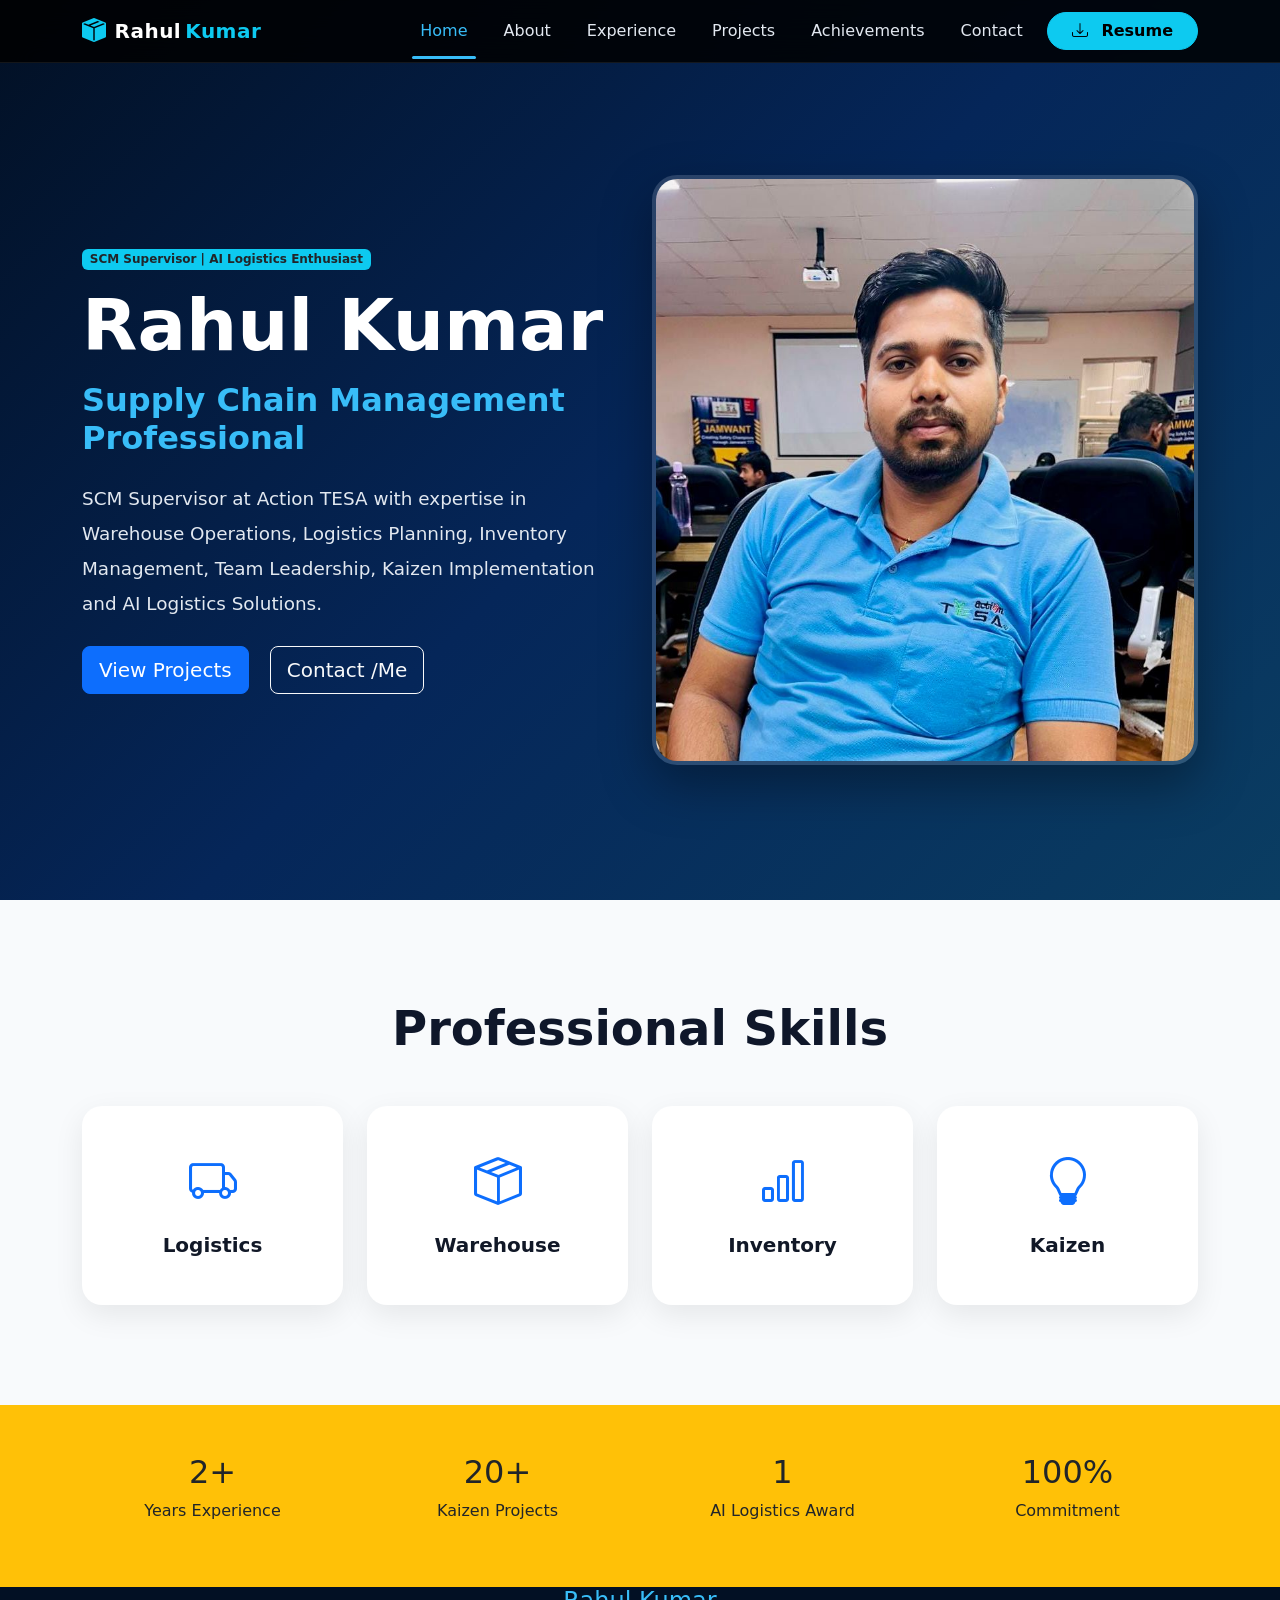
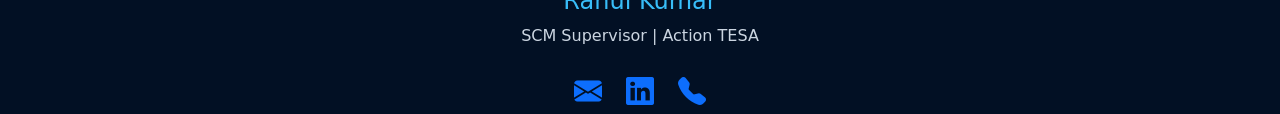
<file: index.html>
<!DOCTYPE html>
<html lang="en">

<head>
    <meta charset="UTF-8">
    <meta name="viewport" content="width=device-width, initial-scale=1.0">
    <title>Rahul Kumar | SCM Supervisor</title>

   <link rel="stylesheet" href="style.css">

    <link href="https://cdn.jsdelivr.net/npm/bootstrap@5.3.3/dist/css/bootstrap.min.css" rel="stylesheet">
<link href="https://cdn.jsdelivr.net/npm/bootstrap-icons@1.11.3/font/bootstrap-icons.min.css" rel="stylesheet">
    <link href="https://cdn.jsdelivr.net/npm/bootstrap-icons@1.11.3/font/bootstrap-icons.min.css" rel="stylesheet">
</head>

<body>

    <!-- Navbar -->
   <nav class="navbar navbar-expand-lg navbar-dark custom-nav fixed-top">

    <div class="container">

        <!-- Logo -->

        <a class="navbar-brand d-flex align-items-center fw-bold" href="index.html">

            <i class="bi bi-box-seam-fill text-info me-2 fs-4"></i>

            Rahul <span class="text-info ms-1">Kumar</span>

        </a>

        <!-- Mobile Toggle -->

        <button class="navbar-toggler border-0 shadow-none"
            type="button"
            data-bs-toggle="collapse"
            data-bs-target="#navbarNav">

            <span class="navbar-toggler-icon"></span>

        </button>

        <!-- Menu -->

        <div class="collapse navbar-collapse"
            id="navbarNav">

            <ul class="navbar-nav ms-auto align-items-lg-center">

                <li class="nav-item">
                    <a class="nav-link active"
                        href="index.html">
                        Home
                    </a>
                </li>

                <li class="nav-item">
                    <a class="nav-link"
                        href="about.html">
                        About
                    </a>
                </li>

                <li class="nav-item">
                    <a class="nav-link"
                        href="experience.html">
                        Experience
                    </a>
                </li>

                <li class="nav-item">
                    <a class="nav-link"
                        href="projects.html">
                        Projects
                    </a>
                </li>

                <li class="nav-item">
                    <a class="nav-link"
                        href="achievements.html">
                        Achievements
                    </a>
                </li>

                <li class="nav-item">
                    <a class="nav-link"
                        href="contact.html">
                        Contact
                    </a>
                </li>

                <!-- Resume Button -->

                <li class="nav-item ms-lg-3 mt-3 mt-lg-0">

                    <a href="Rahul Kumar (1).pdf"
                        class="btn btn-info rounded-pill px-4 fw-semibold">

                        <i class="bi bi-download me-2"></i>

                        Resume

                    </a>

                </li>

            </ul>

        </div>

    </div>

</nav>

    <!-- Hero Section -->
    <section class="hero-section">

        <div class="container">

            <div class="row align-items-center">

                <div class="col-lg-6">

                    <span class="badge bg-info text-dark mb-3">
                        SCM Supervisor | AI Logistics Enthusiast
                    </span>

                    <h1 class="display-3 fw-bold mb-3">
                        Rahul Kumar
                    </h1>

                    <h4 class="text-primary mb-4">
                        Supply Chain Management Professional
                    </h4>

                    <p class="lead text-light">
                        SCM Supervisor at Action TESA with expertise in
                        Warehouse Operations, Logistics Planning,
                        Inventory Management, Team Leadership,
                        Kaizen Implementation and AI Logistics Solutions.
                    </p>

                    <div class="mt-4">

                        <a href="projects.html" class="btn btn-primary btn-lg me-3">
                            View Projects
                        </a>

                        <a href="contact.html" class="btn btn-outline-light btn-lg">
                            Contact /Me
                        </a>

                    </div>

                </div>

                <div class="col-lg-6 text-center">

                    <img src="profile.jpeg"
                        class="img-fluid profile-img"
                        alt="Rahul Kumar">

                </div>

            </div>

        </div>

    </section>

    <!-- Skills Section -->
<section class="skills-section">
    

        <div class="container">

            <div class="text-center mb-5">
                <h2>Professional Skills</h2>
            </div>

            <div class="row">

                <div class="col-md-3">
                    <div class="skill-card">
                        <i class="bi bi-truck"></i>
                        <h5>Logistics</h5>
                    </div>
                </div>

                <div class="col-md-3">
                    <div class="skill-card">
                        <i class="bi bi-box-seam"></i>
                        <h5>Warehouse</h5>
                    </div>
                </div>

                <div class="col-md-3">
                    <div class="skill-card">
                        <i class="bi bi-bar-chart"></i>
                        <h5>Inventory</h5>
                    </div>
                </div>

                <div class="col-md-3">
                    <div class="skill-card">
                        <i class="bi bi-lightbulb"></i>
                        <h5>Kaizen</h5>
                    </div>
                </div>

            </div>

        </div>

    </section>

    <!-- Quick Info -->

    <section class="py-5 bg-warning">

        <div class="container">

            <div class="row text-center">

                <div class="col-md-3">
                    <h2>2+</h2>
                    <p>Years Experience</p>
                </div>

                <div class="col-md-3">
                    <h2>20+</h2>
                    <p>Kaizen Projects</p>
                </div>

                <div class="col-md-3">
                    <h2>1</h2>
                    <p>AI Logistics Award</p>
                </div>

                <div class="col-md-3">
                    <h2>100%</h2>
                    <p>Commitment</p>
                </div>

            </div>

        </div>

    </section>

    <!-- Footer -->

    <footer class="footer">

    <div class="container text-center">

        <h4>Rahul Kumar</h4>

        <p>SCM Supervisor | Action TESA</p>

        <div class="social-icons d-flex justify-content-center align-items-center gap-4 mt-4">

            <a href="mailto:rgangwar152@gmail.com">
                <i class="bi bi-envelope-fill fs-3"></i>
            </a>

            <a href="https://www.linkedin.com/in/rahul-kumar-1308a5252/" target="_blank">
                <i class="bi bi-linkedin fs-3"></i>
            </a>

            <a href="tel:7817011751">
                <i class="bi bi-telephone-fill fs-3"></i>
            </a>

        </div>

    </div>

</footer>

    <script src="script.js"></script>

    <script src="https://cdn.jsdelivr.net/npm/bootstrap@5.3.3/dist/js/bootstrap.bundle.min.js"></script>

</body>

</html>
</file>
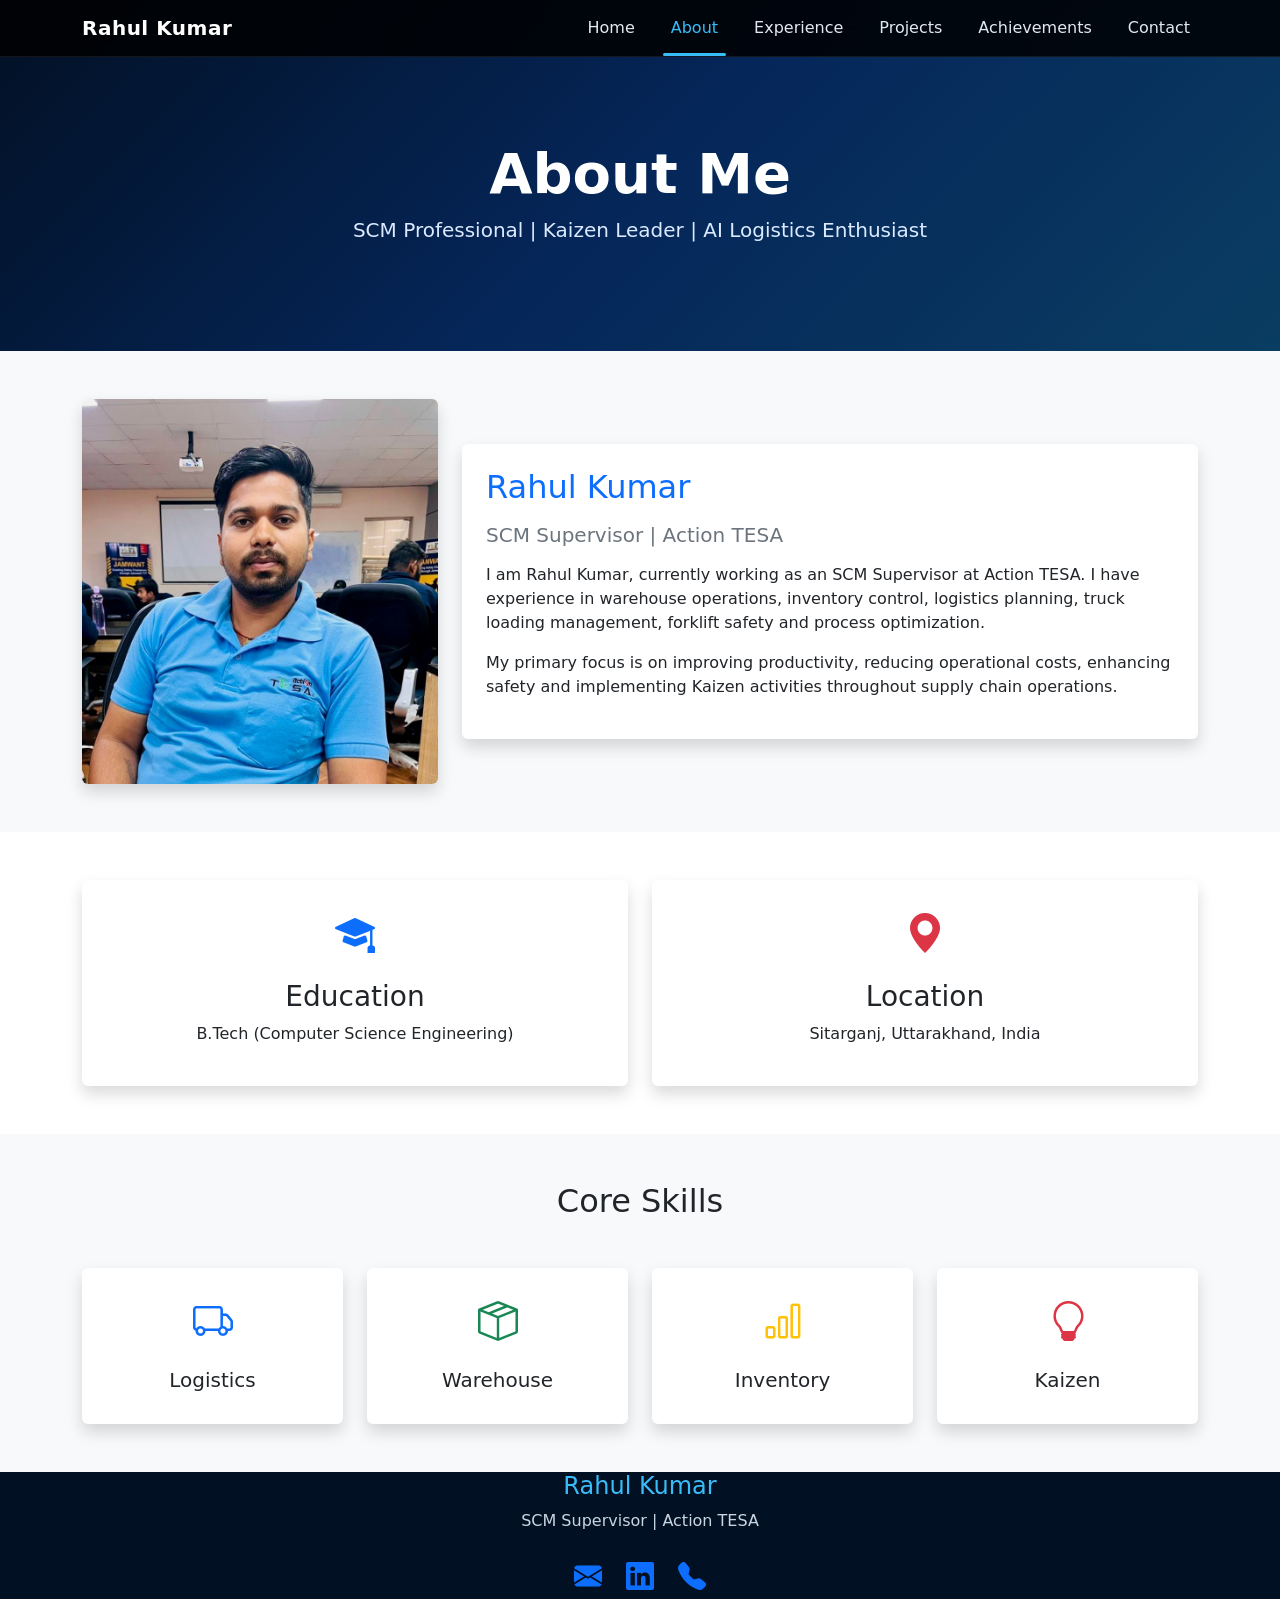
<file: about.html>
<!DOCTYPE html>
<html lang="en">

<head>

    <meta charset="UTF-8">
    <meta name="viewport" content="width=device-width, initial-scale=1.0">

    <title>About | Rahul Kumar</title>

    <link rel="stylesheet" href="style.css">

    <link href="https://cdn.jsdelivr.net/npm/bootstrap@5.3.3/dist/css/bootstrap.min.css" rel="stylesheet">

    <link href="https://cdn.jsdelivr.net/npm/bootstrap-icons@1.11.3/font/bootstrap-icons.min.css" rel="stylesheet">

</head>

<body>

    <!-- Navbar -->

    <nav class="navbar navbar-expand-lg navbar-dark custom-nav fixed-top">

        <div class="container">

            <a class="navbar-brand fw-bold" href="index.html">
                Rahul Kumar
            </a>

            <button class="navbar-toggler" type="button"
                data-bs-toggle="collapse"
                data-bs-target="#navbarNav">

                <span class="navbar-toggler-icon"></span>

            </button>

            <div class="collapse navbar-collapse" id="navbarNav">

                <ul class="navbar-nav ms-auto">

                    <li class="nav-item">
                        <a class="nav-link" href="index.html">Home</a>
                    </li>

                    <li class="nav-item">
                        <a class="nav-link active" href="about.html">About</a>
                    </li>

                    <li class="nav-item">
                        <a class="nav-link" href="experience.html">Experience</a>
                    </li>

                    <li class="nav-item">
                        <a class="nav-link" href="projects.html">Projects</a>
                    </li>

                    <li class="nav-item">
                        <a class="nav-link" href="achievements.html">Achievements</a>
                    </li>

                    <li class="nav-item">
                        <a class="nav-link" href="contact.html">Contact</a>
                    </li>

                </ul>

            </div>

        </div>

    </nav>

    <!-- Banner -->

    <section class="page-banner">

        <div class="container text-center">

            <h1 class="display-4 fw-bold">
                About Me
            </h1>

            <p class="lead">
                SCM Professional | Kaizen Leader | AI Logistics Enthusiast
            </p>

        </div>

    </section>

    <!-- About Section -->

    <section class="py-5 bg-light">

        <div class="container">

            <div class="row g-4 align-items-center">

                <div class="col-lg-4 text-center">

                    <img src="profile.jpeg"
                        class="img-fluid rounded shadow"
                        alt="Rahul Kumar">

                </div>

                <div class="col-lg-8">

                    <div class="card shadow border-0">

                        <div class="card-body p-4">

                            <h2 class="text-primary mb-3">
                                Rahul Kumar
                            </h2>

                            <h5 class="text-secondary">
                                SCM Supervisor | Action TESA
                            </h5>

                            <p class="mt-3">
                                I am Rahul Kumar, currently working as an SCM Supervisor
                                at Action TESA. I have experience in warehouse operations,
                                inventory control, logistics planning, truck loading
                                management, forklift safety and process optimization.
                            </p>

                            <p>
                                My primary focus is on improving productivity, reducing
                                operational costs, enhancing safety and implementing
                                Kaizen activities throughout supply chain operations.
                            </p>

                        </div>

                    </div>

                </div>

            </div>

        </div>

    </section>

    <!-- Education & Location -->

    <section class="py-5">

        <div class="container">

            <div class="row g-4">

                <div class="col-md-6">

                    <div class="card shadow border-0 h-100">

                        <div class="card-body text-center p-4">

                            <i class="bi bi-mortarboard-fill text-primary fs-1"></i>

                            <h3 class="mt-3">
                                Education
                            </h3>

                            <p>
                                B.Tech (Computer Science Engineering)
                            </p>

                        </div>

                    </div>

                </div>

                <div class="col-md-6">

                    <div class="card shadow border-0 h-100">

                        <div class="card-body text-center p-4">

                            <i class="bi bi-geo-alt-fill text-danger fs-1"></i>

                            <h3 class="mt-3">
                                Location
                            </h3>

                            <p>
                                Sitarganj, Uttarakhand, India
                            </p>

                        </div>

                    </div>

                </div>

            </div>

        </div>

    </section>

    <!-- Skills -->

    <section class="py-5 bg-light">

        <div class="container">

            <h2 class="text-center mb-5">
                Core Skills
            </h2>

            <div class="row g-4">

                <div class="col-md-3">
                    <div class="card shadow border-0 text-center p-4">
                        <i class="bi bi-truck text-primary fs-1"></i>
                        <h5 class="mt-3">Logistics</h5>
                    </div>
                </div>

                <div class="col-md-3">
                    <div class="card shadow border-0 text-center p-4">
                        <i class="bi bi-box-seam text-success fs-1"></i>
                        <h5 class="mt-3">Warehouse</h5>
                    </div>
                </div>

                <div class="col-md-3">
                    <div class="card shadow border-0 text-center p-4">
                        <i class="bi bi-bar-chart text-warning fs-1"></i>
                        <h5 class="mt-3">Inventory</h5>
                    </div>
                </div>

                <div class="col-md-3">
                    <div class="card shadow border-0 text-center p-4">
                        <i class="bi bi-lightbulb text-danger fs-1"></i>
                        <h5 class="mt-3">Kaizen</h5>
                    </div>
                </div>

            </div>

        </div>

    </section>

    <!-- Footer -->

    <footer class="footer">

        <div class="container text-center">

            <h4>Rahul Kumar</h4>

            <p>SCM Supervisor | Action TESA</p>

            <div class="social-icons d-flex justify-content-center gap-4 mt-4">

                <a href="mailto:rgangwar152@gmail.com">
                    <i class="bi bi-envelope-fill fs-3"></i>
                </a>

                <a href="https://www.linkedin.com/in/rahul-kumar-1308a5252/" target="_blank">
                    <i class="bi bi-linkedin fs-3"></i>
                </a>

                <a href="tel:7817011751">
                    <i class="bi bi-telephone-fill fs-3"></i>
                </a>

            </div>

        </div>

    </footer>

    <script src="script.js"></script>

    <script src="https://cdn.jsdelivr.net/npm/bootstrap@5.3.3/dist/js/bootstrap.bundle.min.js"></script>

</body>

</html>
</file>
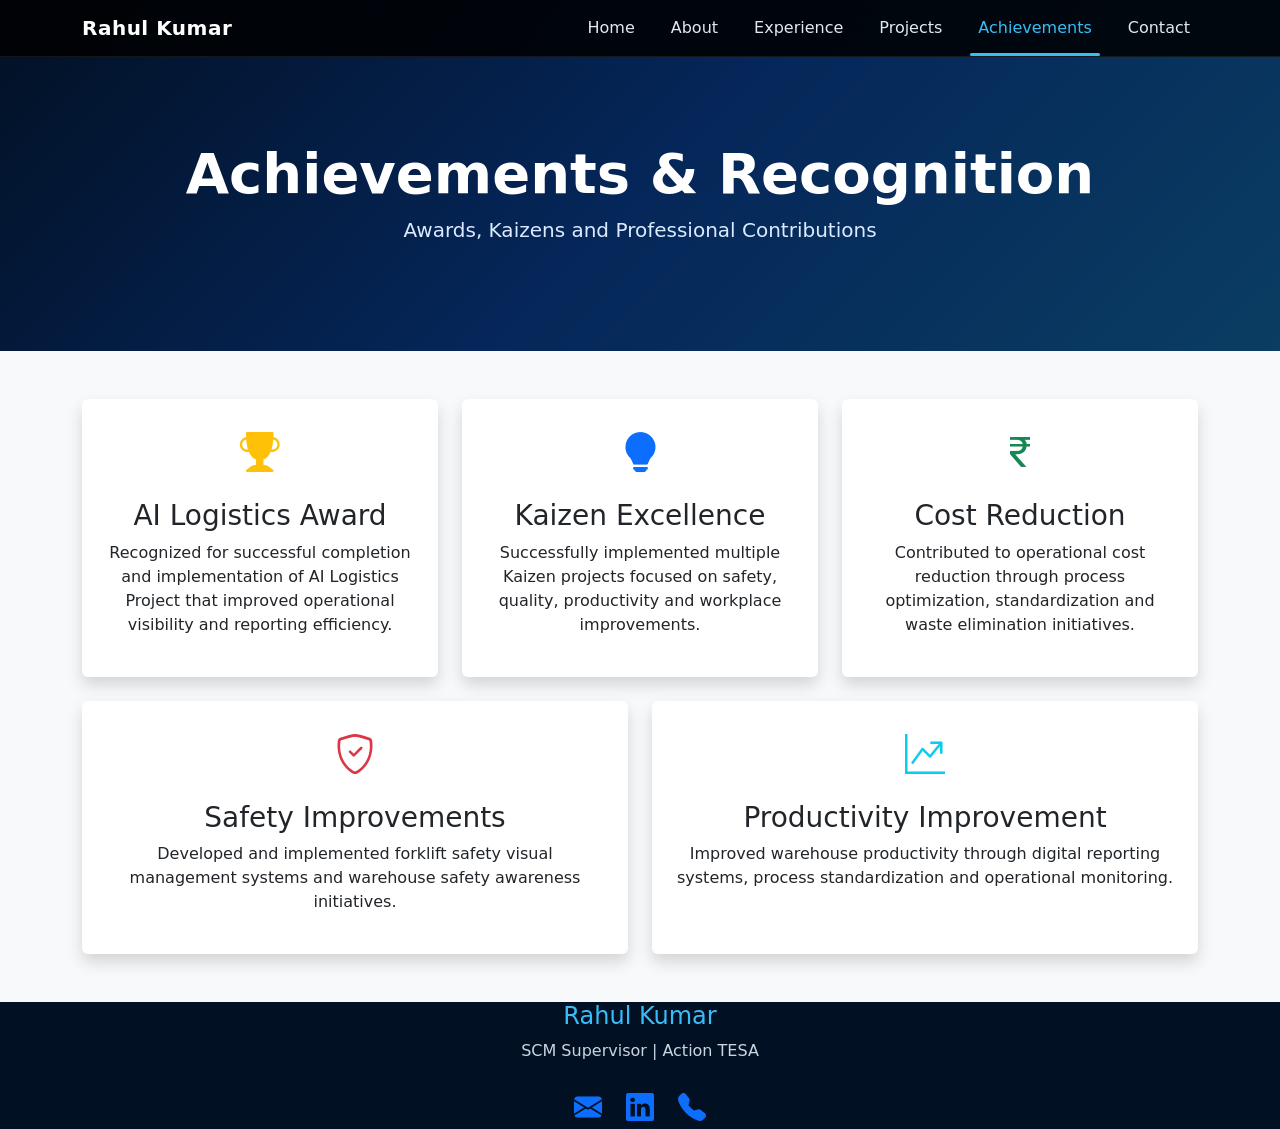
<file: achievements.html>
<!DOCTYPE html>
<html lang="en">

<head>

    <meta charset="UTF-8">
    <meta name="viewport" content="width=device-width, initial-scale=1.0">

    <title>Achievements | Rahul Kumar</title>

    <link rel="stylesheet" href="style.css">

    <link href="https://cdn.jsdelivr.net/npm/bootstrap@5.3.3/dist/css/bootstrap.min.css" rel="stylesheet">

    <link href="https://cdn.jsdelivr.net/npm/bootstrap-icons@1.11.3/font/bootstrap-icons.min.css" rel="stylesheet">

</head>

<body>

    <!-- Navbar -->

    <nav class="navbar navbar-expand-lg navbar-dark custom-nav fixed-top">

        <div class="container">

            <a class="navbar-brand fw-bold" href="index.html">
                Rahul Kumar
            </a>

            <button class="navbar-toggler" type="button"
                data-bs-toggle="collapse"
                data-bs-target="#navbarNav">

                <span class="navbar-toggler-icon"></span>

            </button>

            <div class="collapse navbar-collapse" id="navbarNav">

                <ul class="navbar-nav ms-auto">

                    <li class="nav-item">
                        <a class="nav-link" href="index.html">Home</a>
                    </li>

                    <li class="nav-item">
                        <a class="nav-link" href="about.html">About</a>
                    </li>

                    <li class="nav-item">
                        <a class="nav-link" href="experience.html">Experience</a>
                    </li>

                    <li class="nav-item">
                        <a class="nav-link" href="projects.html">Projects</a>
                    </li>

                    <li class="nav-item">
                        <a class="nav-link active" href="achievements.html">Achievements</a>
                    </li>

                    <li class="nav-item">
                        <a class="nav-link" href="contact.html">Contact</a>
                    </li>

                </ul>

            </div>

        </div>

    </nav>

    <!-- Banner -->

    <section class="page-banner">

        <div class="container text-center">

            <h1 class="display-4 fw-bold">
                Achievements & Recognition
            </h1>

            <p class="lead">
                Awards, Kaizens and Professional Contributions
            </p>

        </div>

    </section>

    <!-- Achievements Section -->

    <section class="py-5 bg-light">

        <div class="container">

            <div class="row g-4">

                <!-- Achievement 1 -->

                <div class="col-md-4">

                    <div class="card shadow border-0 h-100">

                        <div class="card-body text-center p-4">

                            <i class="bi bi-trophy-fill text-warning fs-1"></i>

                            <h3 class="mt-3">
                                AI Logistics Award
                            </h3>

                            <p>
                                Recognized for successful completion and implementation
                                of AI Logistics Project that improved operational
                                visibility and reporting efficiency.
                            </p>

                        </div>

                    </div>

                </div>

                <!-- Achievement 2 -->

                <div class="col-md-4">

                    <div class="card shadow border-0 h-100">

                        <div class="card-body text-center p-4">

                            <i class="bi bi-lightbulb-fill text-primary fs-1"></i>

                            <h3 class="mt-3">
                                Kaizen Excellence
                            </h3>

                            <p>
                                Successfully implemented multiple Kaizen projects focused
                                on safety, quality, productivity and workplace
                                improvements.
                            </p>

                        </div>

                    </div>

                </div>

                <!-- Achievement 3 -->

                <div class="col-md-4">

                    <div class="card shadow border-0 h-100">

                        <div class="card-body text-center p-4">

                            <i class="bi bi-currency-rupee text-success fs-1"></i>

                            <h3 class="mt-3">
                                Cost Reduction
                            </h3>

                            <p>
                                Contributed to operational cost reduction through
                                process optimization, standardization and waste
                                elimination initiatives.
                            </p>

                        </div>

                    </div>

                </div>

                <!-- Achievement 4 -->

                <div class="col-md-6">

                    <div class="card shadow border-0 h-100">

                        <div class="card-body text-center p-4">

                            <i class="bi bi-shield-check text-danger fs-1"></i>

                            <h3 class="mt-3">
                                Safety Improvements
                            </h3>

                            <p>
                                Developed and implemented forklift safety visual
                                management systems and warehouse safety awareness
                                initiatives.
                            </p>

                        </div>

                    </div>

                </div>

                <!-- Achievement 5 -->

                <div class="col-md-6">

                    <div class="card shadow border-0 h-100">

                        <div class="card-body text-center p-4">

                            <i class="bi bi-graph-up-arrow text-info fs-1"></i>

                            <h3 class="mt-3">
                                Productivity Improvement
                            </h3>

                            <p>
                                Improved warehouse productivity through digital
                                reporting systems, process standardization and
                                operational monitoring.
                            </p>

                        </div>

                    </div>

                </div>

            </div>

        </div>

    </section>

    <!-- Footer -->

    <footer class="footer">

        <div class="container text-center">

            <h4>Rahul Kumar</h4>

            <p>SCM Supervisor | Action TESA</p>

            <div class="social-icons d-flex justify-content-center gap-4 mt-4">

                <a href="mailto:rgangwar152@gmail.com">
                    <i class="bi bi-envelope-fill fs-3"></i>
                </a>

                <a href="https://www.linkedin.com/in/rahul-kumar-1308a5252/" target="_blank">
                    <i class="bi bi-linkedin fs-3"></i>
                </a>

                <a href="tel:7817011751">
                    <i class="bi bi-telephone-fill fs-3"></i>
                </a>

            </div>

        </div>

    </footer>

    <script src="script.js"></script>

    <script src="https://cdn.jsdelivr.net/npm/bootstrap@5.3.3/dist/js/bootstrap.bundle.min.js"></script>

</body>

</html>
</file>
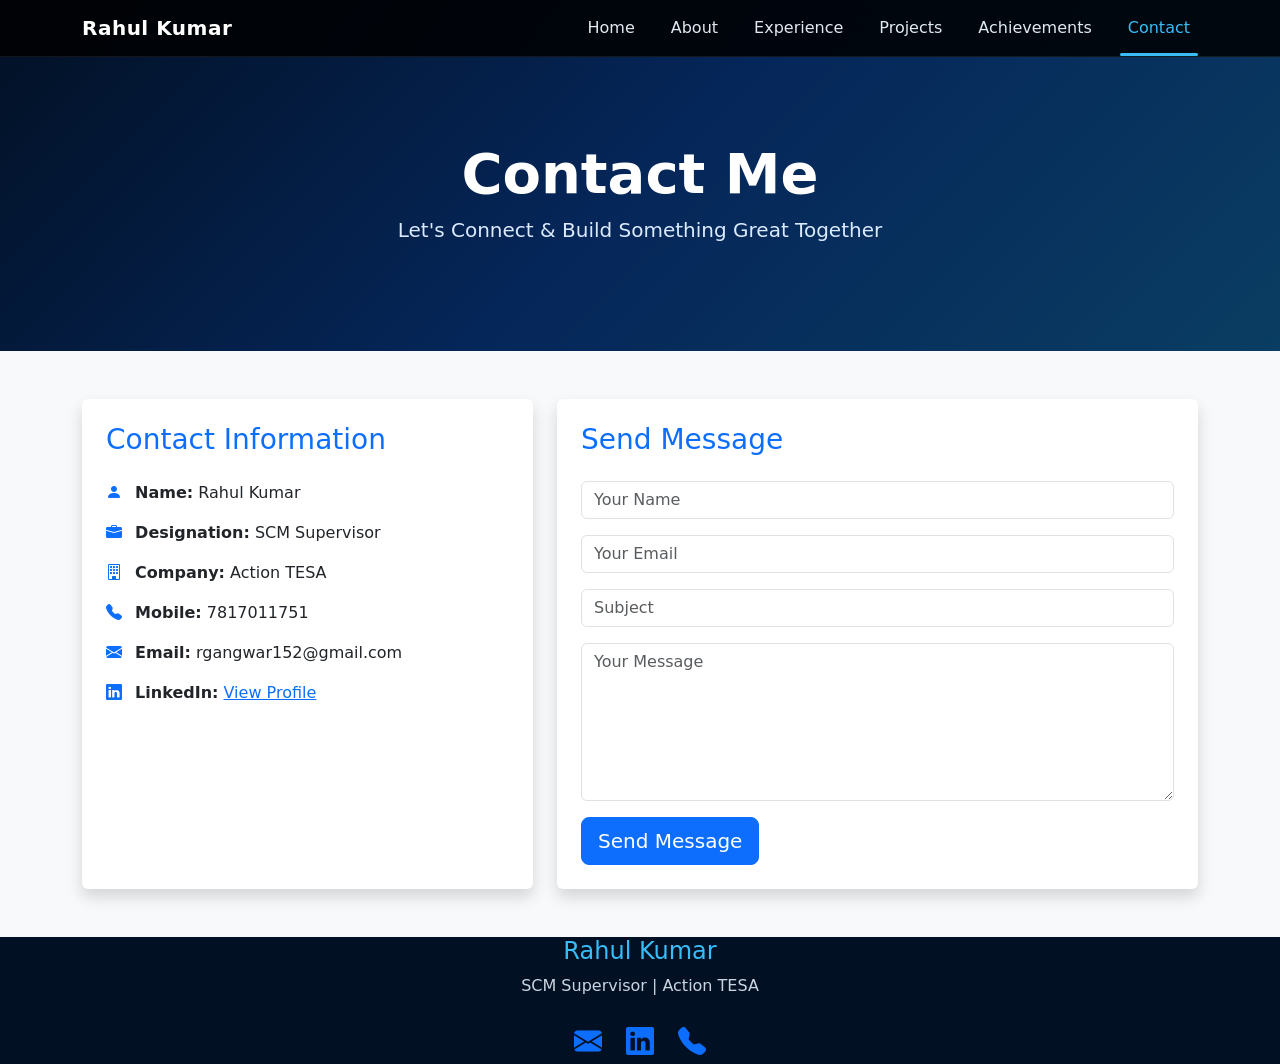
<file: contact.html>
<!DOCTYPE html>
<html lang="en">

<head>

    <meta charset="UTF-8">
    <meta name="viewport" content="width=device-width, initial-scale=1.0">

    <title>Contact | Rahul Kumar</title>

    <link rel="stylesheet" href="style.css">

    <link href="https://cdn.jsdelivr.net/npm/bootstrap@5.3.3/dist/css/bootstrap.min.css" rel="stylesheet">

    <link href="https://cdn.jsdelivr.net/npm/bootstrap-icons@1.11.3/font/bootstrap-icons.min.css" rel="stylesheet">

</head>

<body>

    <!-- Navbar -->

    <nav class="navbar navbar-expand-lg navbar-dark custom-nav fixed-top">

        <div class="container">

            <a class="navbar-brand fw-bold" href="index.html">
                Rahul Kumar
            </a>

            <button class="navbar-toggler" type="button"
                data-bs-toggle="collapse"
                data-bs-target="#navbarNav">

                <span class="navbar-toggler-icon"></span>

            </button>

            <div class="collapse navbar-collapse" id="navbarNav">

                <ul class="navbar-nav ms-auto">

                    <li class="nav-item">
                        <a class="nav-link" href="index.html">Home</a>
                    </li>

                    <li class="nav-item">
                        <a class="nav-link" href="about.html">About</a>
                    </li>

                    <li class="nav-item">
                        <a class="nav-link" href="experience.html">Experience</a>
                    </li>

                    <li class="nav-item">
                        <a class="nav-link" href="projects.html">Projects</a>
                    </li>

                    <li class="nav-item">
                        <a class="nav-link" href="achievements.html">Achievements</a>
                    </li>

                    <li class="nav-item">
                        <a class="nav-link active" href="contact.html">Contact</a>
                    </li>

                </ul>

            </div>

        </div>

    </nav>

    <!-- Page Banner -->

    <section class="page-banner">

        <div class="container text-center">

            <h1 class="display-4 fw-bold">
                Contact Me
            </h1>

            <p class="lead">
                Let's Connect & Build Something Great Together
            </p>

        </div>

    </section>

    <!-- Contact Section -->

    <section class="py-5 bg-light">

        <div class="container">

            <div class="row g-4">

                <!-- Contact Details -->

                <div class="col-lg-5">

                    <div class="card shadow border-0 h-100">

                        <div class="card-body p-4">

                            <h3 class="mb-4 text-primary">
                                Contact Information
                            </h3>

                            <p>
                                <i class="bi bi-person-fill text-primary me-2"></i>
                                <strong>Name:</strong> Rahul Kumar
                            </p>

                            <p>
                                <i class="bi bi-briefcase-fill text-primary me-2"></i>
                                <strong>Designation:</strong> SCM Supervisor
                            </p>

                            <p>
                                <i class="bi bi-building text-primary me-2"></i>
                                <strong>Company:</strong> Action TESA
                            </p>

                            <p>
                                <i class="bi bi-telephone-fill text-primary me-2"></i>
                                <strong>Mobile:</strong> 7817011751
                            </p>

                            <p>
                                <i class="bi bi-envelope-fill text-primary me-2"></i>
                                <strong>Email:</strong> rgangwar152@gmail.com
                            </p>

                            <p>
                                <i class="bi bi-linkedin text-primary me-2"></i>
                                <strong>LinkedIn:</strong>

                                <a href="https://www.linkedin.com/in/rahul-kumar-1308a5252/"
                                    target="_blank">
                                    View Profile
                                </a>
                            </p>

                        </div>

                    </div>

                </div>

                <!-- Contact Form -->

                <div class="col-lg-7">

                    <div class="card shadow border-0">

                        <div class="card-body p-4">

                            <h3 class="mb-4 text-primary">
                                Send Message
                            </h3>

                            <form id="contactForm">

                                <div class="mb-3">

                                    <input type="text"
                                        class="form-control"
                                        id="name"
                                        placeholder="Your Name">

                                </div>

                                <div class="mb-3">

                                    <input type="email"
                                        class="form-control"
                                        id="email"
                                        placeholder="Your Email">

                                </div>

                                <div class="mb-3">

                                    <input type="text"
                                        class="form-control"
                                        placeholder="Subject">

                                </div>

                                <div class="mb-3">

                                    <textarea
                                        class="form-control"
                                        rows="6"
                                        placeholder="Your Message"></textarea>

                                </div>

                                <button class="btn btn-primary btn-lg">
                                    Send Message
                                </button>

                            </form>

                        </div>

                    </div>

                </div>

            </div>

        </div>

    </section>

    <!-- Footer -->

    <footer class="footer">

        <div class="container text-center">

            <h4>Rahul Kumar</h4>

            <p>SCM Supervisor | Action TESA</p>

            <div class="social-icons d-flex justify-content-center gap-4 mt-4">

                <a href="mailto:rgangwar152@gmail.com">
                    <i class="bi bi-envelope-fill fs-3"></i>
                </a>

                <a href="https://www.linkedin.com/in/rahul-kumar-1308a5252/" target="_blank">
                    <i class="bi bi-linkedin fs-3"></i>
                </a>

                <a href="tel:7817011751">
                    <i class="bi bi-telephone-fill fs-3"></i>
                </a>

            </div>

        </div>

    </footer>

    <script src="script.js"></script>

    <script src="https://cdn.jsdelivr.net/npm/bootstrap@5.3.3/dist/js/bootstrap.bundle.min.js"></script>

</body>

</html>
</file>
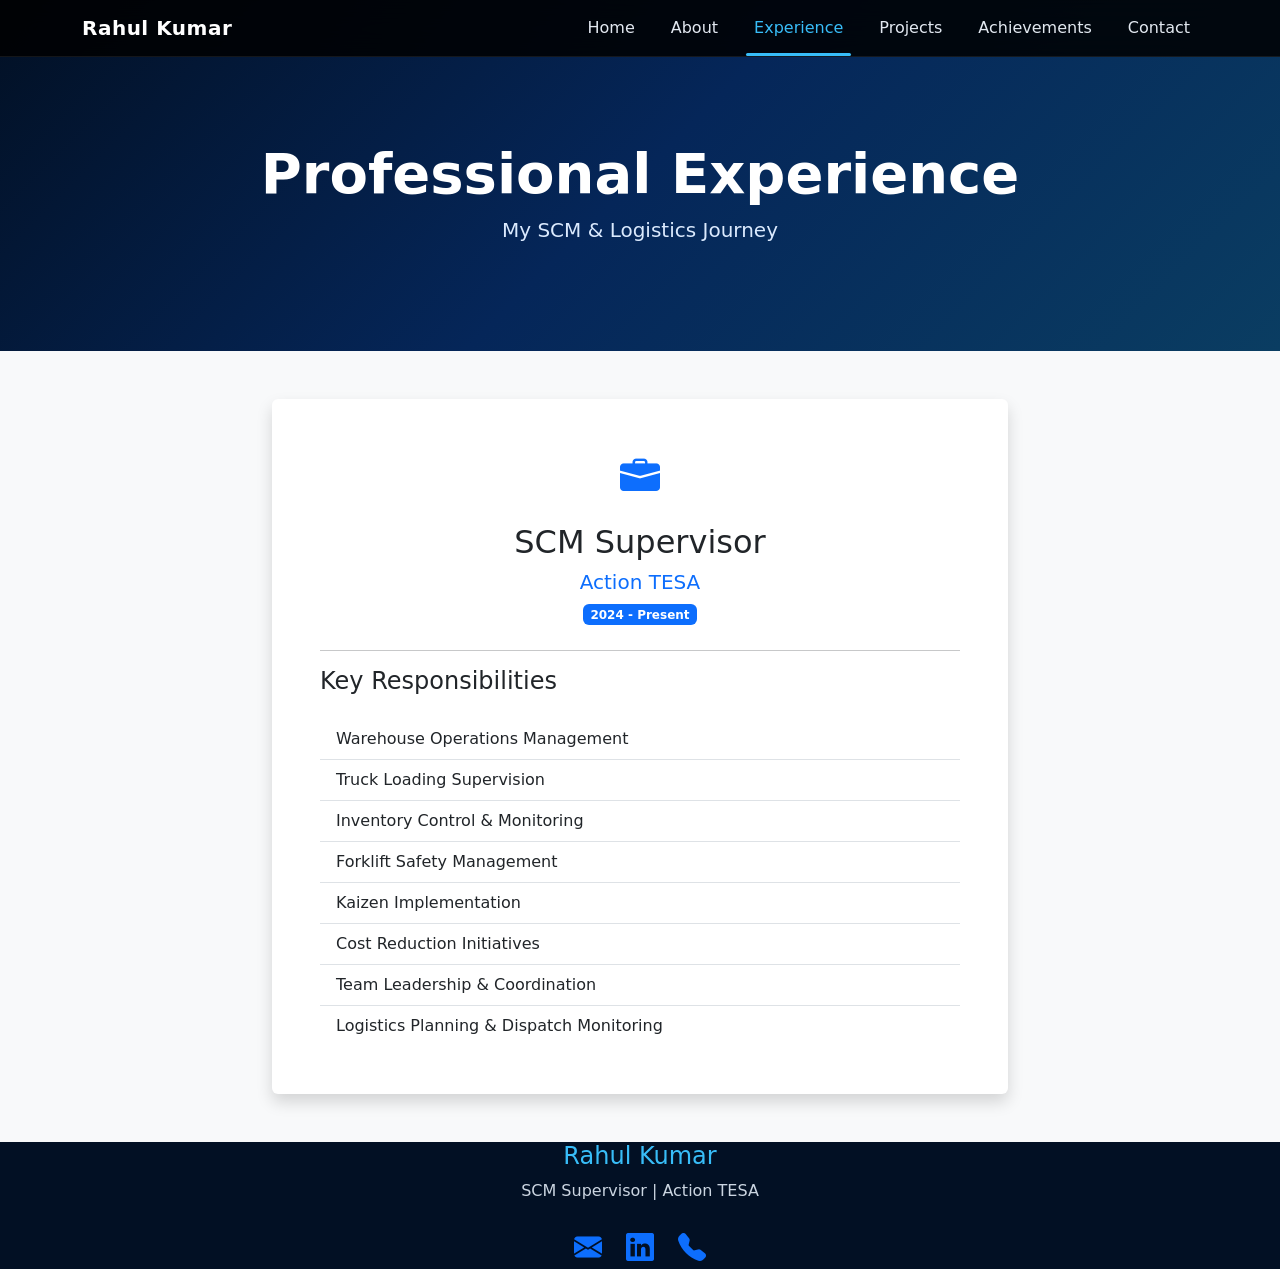
<file: experience.html>
<!DOCTYPE html>
<html lang="en">

<head>

    <meta charset="UTF-8">
    <meta name="viewport" content="width=device-width, initial-scale=1.0">

    <title>Experience | Rahul Kumar</title>

    <link rel="stylesheet" href="style.css">

    <link href="https://cdn.jsdelivr.net/npm/bootstrap@5.3.3/dist/css/bootstrap.min.css" rel="stylesheet">

    <link href="https://cdn.jsdelivr.net/npm/bootstrap-icons@1.11.3/font/bootstrap-icons.min.css" rel="stylesheet">

</head>

<body>

    <!-- Navbar -->

    <nav class="navbar navbar-expand-lg navbar-dark custom-nav fixed-top">

        <div class="container">

            <a class="navbar-brand fw-bold" href="../index.html">
                Rahul Kumar
            </a>

            <button class="navbar-toggler" type="button" data-bs-toggle="collapse"
                data-bs-target="#navbarNav">

                <span class="navbar-toggler-icon"></span>

            </button>

            <div class="collapse navbar-collapse" id="navbarNav">

                <ul class="navbar-nav ms-auto">

                    <li class="nav-item">
                        <a class="nav-link" href="index.html">Home</a>
                    </li>

                    <li class="nav-item">
                        <a class="nav-link" href="about.html">About</a>
                    </li>

                    <li class="nav-item">
                        <a class="nav-link active" href="experience.html">Experience</a>
                    </li>

                    <li class="nav-item">
                        <a class="nav-link" href="projects.html">Projects</a>
                    </li>

                    <li class="nav-item">
                        <a class="nav-link" href="achievements.html">Achievements</a>
                    </li>

                    <li class="nav-item">
                        <a class="nav-link" href="contact.html">Contact</a>
                    </li>

                </ul>

            </div>

        </div>

    </nav>

    <!-- Banner -->

    <section class="page-banner">

        <div class="container text-center">

            <h1 class="display-4 fw-bold">
                Professional Experience
            </h1>

            <p class="lead">
                My SCM & Logistics Journey
            </p>

        </div>

    </section>

    <!-- Experience Section -->

    <section class="py-5 bg-light">

        <div class="container">

            <div class="row justify-content-center">

                <div class="col-lg-8">

                    <div class="card shadow border-0">

                        <div class="card-body p-5">

                            <div class="text-center mb-4">

                                <i class="bi bi-briefcase-fill text-primary fs-1"></i>

                                <h2 class="mt-3">
                                    SCM Supervisor
                                </h2>

                                <h5 class="text-primary">
                                    Action TESA
                                </h5>

                                <span class="badge bg-primary">
                                    2024 - Present
                                </span>

                            </div>

                            <hr>

                            <h4 class="mb-4">
                                Key Responsibilities
                            </h4>

                            <ul class="list-group list-group-flush">

                                <li class="list-group-item">
                                    Warehouse Operations Management
                                </li>

                                <li class="list-group-item">
                                    Truck Loading Supervision
                                </li>

                                <li class="list-group-item">
                                    Inventory Control & Monitoring
                                </li>

                                <li class="list-group-item">
                                    Forklift Safety Management
                                </li>

                                <li class="list-group-item">
                                    Kaizen Implementation
                                </li>

                                <li class="list-group-item">
                                    Cost Reduction Initiatives
                                </li>

                                <li class="list-group-item">
                                    Team Leadership & Coordination
                                </li>

                                <li class="list-group-item">
                                    Logistics Planning & Dispatch Monitoring
                                </li>

                            </ul>

                        </div>

                    </div>

                </div>

            </div>

        </div>

    </section>

    <!-- Footer -->

    <footer class="footer">

        <div class="container text-center">

            <h4>Rahul Kumar</h4>

            <p>SCM Supervisor | Action TESA</p>

            <div class="social-icons d-flex justify-content-center gap-4 mt-4">

                <a href="mailto:rgangwar152@gmail.com">
                    <i class="bi bi-envelope-fill fs-3"></i>
                </a>

                <a href="https://www.linkedin.com/in/rahul-kumar-1308a5252/" target="_blank">
                    <i class="bi bi-linkedin fs-3"></i>
                </a>

                <a href="tel:7817011751">
                    <i class="bi bi-telephone-fill fs-3"></i>
                </a>

            </div>

        </div>

    </footer>

    <script src="script.js"></script>

    <script src="https://cdn.jsdelivr.net/npm/bootstrap@5.3.3/dist/js/bootstrap.bundle.min.js"></script>

</body>

</html>
</file>
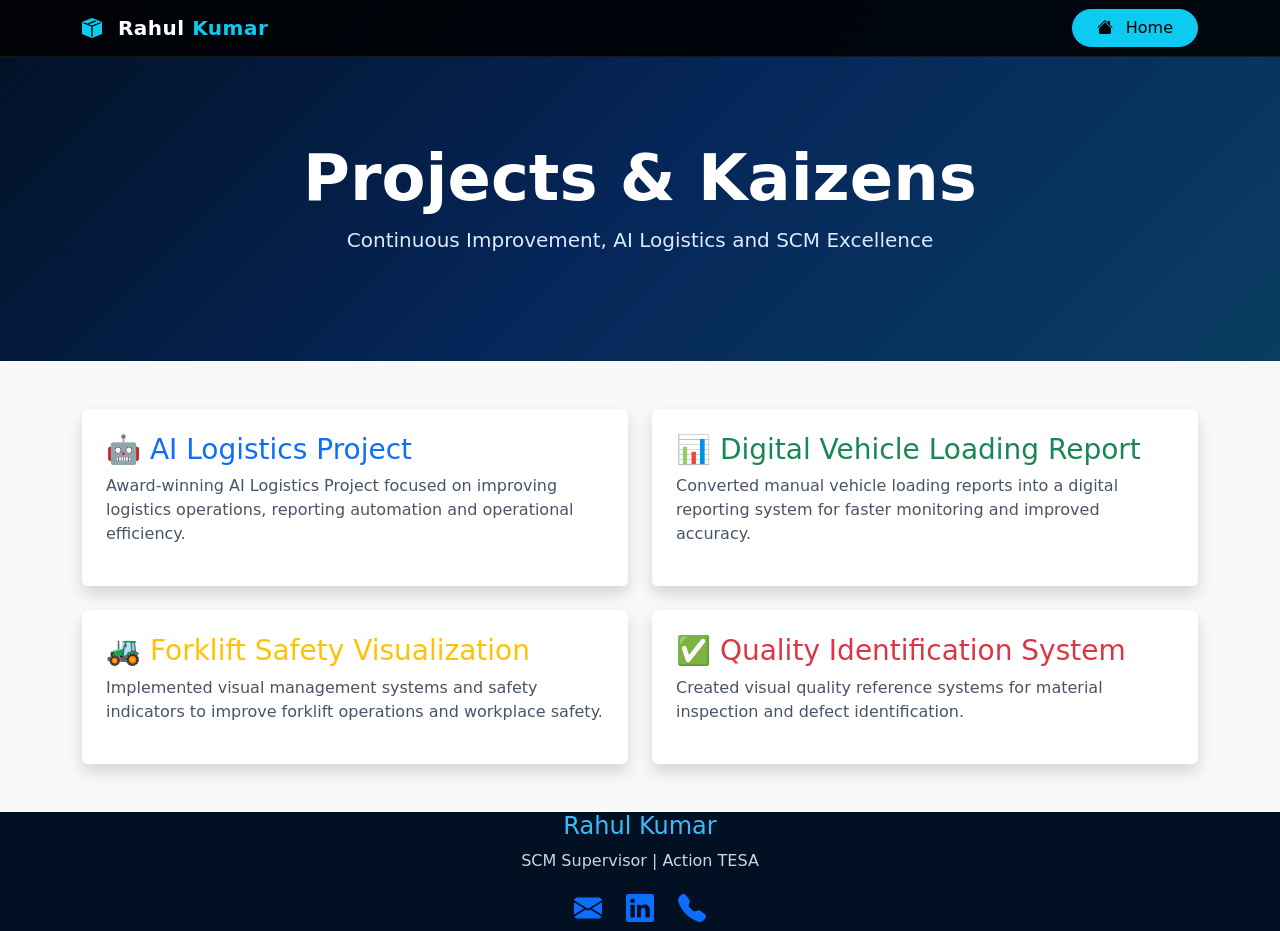
<file: projects.html>
<!DOCTYPE html>

<html lang="en">

<head>

<meta charset="UTF-8">
<meta name="viewport" content="width=device-width, initial-scale=1.0">

<title>Projects | Rahul Kumar</title>

<link rel="stylesheet" href="style.css">

<link href="https://cdn.jsdelivr.net/npm/bootstrap@5.3.3/dist/css/bootstrap.min.css" rel="stylesheet">

<link href="https://cdn.jsdelivr.net/npm/bootstrap-icons@1.11.3/font/bootstrap-icons.min.css" rel="stylesheet">

</head>

<body>

<!-- Navbar -->

<nav class="navbar navbar-expand-lg navbar-dark custom-nav fixed-top">


<div class="container">

    <a class="navbar-brand fw-bold" href="index.html">

        <i class="bi bi-box-seam-fill text-info me-2"></i>

        Rahul <span class="text-info">Kumar</span>

    </a>

    <div class="ms-auto">

        <a href="index.html"
           class="btn btn-info rounded-pill px-4">

            <i class="bi bi-house-fill me-2"></i>

            Home

        </a>

    </div>

</div>


</nav>

<!-- Banner -->

<section class="page-banner">


<div class="container text-center">

    <h1 class="display-3 fw-bold">

        Projects & Kaizens

    </h1>

    <p class="lead">

        Continuous Improvement, AI Logistics and SCM Excellence

    </p>

</div>


</section>

<!-- Projects -->

<section class="py-5 bg-light">

<div class="container">

<div class="row g-4">

<div class="col-lg-6">

<div class="card project-card shadow border-0 h-100">

<div class="card-body p-4">

<h3 class="text-primary">

🤖 AI Logistics Project

</h3>

<p>

Award-winning AI Logistics Project focused on improving logistics operations, reporting automation and operational efficiency.

</p>

</div>

</div>

</div>

<div class="col-lg-6">

<div class="card project-card shadow border-0 h-100">

<div class="card-body p-4">

<h3 class="text-success">

📊 Digital Vehicle Loading Report

</h3>

<p>

Converted manual vehicle loading reports into a digital reporting system for faster monitoring and improved accuracy.

</p>

</div>

</div>

</div>

<div class="col-lg-6">

<div class="card project-card shadow border-0 h-100">

<div class="card-body p-4">

<h3 class="text-warning">

🚜 Forklift Safety Visualization

</h3>

<p>

Implemented visual management systems and safety indicators to improve forklift operations and workplace safety.

</p>

</div>

</div>

</div>

<div class="col-lg-6">

<div class="card project-card shadow border-0 h-100">

<div class="card-body p-4">

<h3 class="text-danger">

✅ Quality Identification System

</h3>

<p>

Created visual quality reference systems for material inspection and defect identification.

</p>

</div>

</div>

</div>

</div>

</div>

</section>

<!-- Footer -->

<footer class="footer">

<div class="container text-center">

<h4>Rahul Kumar</h4>

<p>SCM Supervisor | Action TESA</p>

<div class="social-icons d-flex justify-content-center gap-4 mt-3">

<a href="mailto:rgangwar152@gmail.com">

<i class="bi bi-envelope-fill fs-3"></i>

</a>

<a href="https://www.linkedin.com/in/rahul-kumar-1308a5252/" target="_blank">

<i class="bi bi-linkedin fs-3"></i>

</a>

<a href="tel:7817011751">

<i class="bi bi-telephone-fill fs-3"></i>

</a>

</div>

</div>

</footer>

<script src="script.js"></script>

<script src="https://cdn.jsdelivr.net/npm/bootstrap@5.3.3/dist/js/bootstrap.bundle.min.js"></script>

</body>

</html>
</file>
<file: style.css>
/* ==========================================
   RAHUL KUMAR PORTFOLIO FINAL OVERRIDE
   ADD THIS AT THE BOTTOM OF style.css
========================================== */

/* Hero Section */
html{
    scroll-behavior:smooth;
    scroll-padding-top:100px;
}

section{
    scroll-margin-top:100px;
}
.hero-section{
    min-height:100vh;
    display:flex;
    align-items:center;
    padding-top:120px;
    padding-bottom:80px;

    background:linear-gradient(
        135deg,
        #021024 0%,
        #052659 50%,
        #0a3d62 100%
    ) !important;
}

/* Hero Text */
.hero-section h1{
    color:#ffffff !important;
    font-size:4.5rem;
    font-weight:800;
    line-height:1.1;
    margin-bottom:20px;
}

.hero-section h4{
    color:#38bdf8 !important;
    font-size:2rem;
    font-weight:700;
    margin-bottom:25px;
}

.hero-section p,
.hero-section .lead{
    color:#e2e8f0 !important;
    font-size:1.15rem;
    line-height:1.9;
}

/* Navbar */
/* ==========================================
   PROFESSIONAL NAVBAR
========================================== */

.custom-nav{
    background:rgba(2,16,36,0.90);
    backdrop-filter:blur(15px);
    -webkit-backdrop-filter:blur(15px);
       position:fixed;
    top:0;
    width:100%;

    padding:18px 0;

    border-bottom:1px solid rgba(255,255,255,0.08);

    transition:all 0.4s ease;

    box-shadow:
    0 8px 25px rgba(0,0,0,0.15);
}

.navbar-brand{
    font-size:2rem;
    font-weight:800;
    color:#ffffff !important;
    letter-spacing:0.5px;
}

.navbar-brand span{
    color:#38bdf8;
}

.nav-link{
    color:#e2e8f0 !important;
    font-size:1rem;
    font-weight:600;
    margin-left:20px;
    position:relative;
    transition:all 0.3s ease;
}

.nav-link:hover{
    color:#38bdf8 !important;
}

.nav-link::after{
    content:'';
    position:absolute;
    left:0;
    bottom:-8px;
    width:0;
    height:3px;
    background:#38bdf8;
    border-radius:20px;
    transition:0.3s;
}

.nav-link:hover::after{
    width:100%;
}

.nav-link.active{
    color:#38bdf8 !important;
}

.nav-link.active::after{
    width:100%;
}

/* Badge */
.badge{
    background:#0ea5e9 !important;
    color:#ffffff !important;
    padding:10px 18px;
    border-radius:25px;
}

/* Profile Image */
.profile-img{
    width:100%;
    max-width:540px;
    border-radius:25px;
    border:4px solid rgba(255,255,255,0.15);
    box-shadow:0 20px 50px rgba(0,0,0,0.35);
}

/* Skills Section */
.skills-section{
    background:#f8fafc;
    padding:100px 0;
}

.skills-section h2{
    color:#0f172a !important;
    font-size:3rem;
    font-weight:800;
}

/* Skill Cards */
.skill-card{
    background:#ffffff !important;
    border:none !important;
    border-radius:20px;
    padding:40px 25px;
    text-align:center;
    box-shadow:0 10px 30px rgba(0,0,0,0.08);
    transition:all 0.4s ease;
    height:100%;
}

.skill-card:hover{
    transform:translateY(-10px);
    box-shadow:0 20px 40px rgba(13,110,253,0.15);
}

.skill-card i{
    color:#0d6efd !important;
    font-size:3rem;
}

.skill-card h5{
    color:#111827 !important;
    font-weight:700;
    margin-top:15px;
}

.skill-card p{
    color:#64748b !important;
}

/* Experience Cards */
.experience-card{
    background:#ffffff;
    color:#111827;
    border-radius:20px;
    box-shadow:0 10px 30px rgba(0,0,0,0.08);
}

.experience-card h3,
.experience-card h4,
.experience-card h5{
    color:#111827;
}

.experience-card p,
.experience-card li{
    color:#475569;
}

/* Project Cards */
.project-card{
    background:#ffffff;
    color:#111827;
    box-shadow:0 10px 30px rgba(0,0,0,0.08);
}

.project-card .content{
    color:#111827;
}

.project-card p{
    color:#475569;
}

/* Achievement Cards */
.achievement-card{
    background:#ffffff;
    color:#111827;
    box-shadow:0 10px 30px rgba(0,0,0,0.08);
}

.achievement-card p{
    color:#475569;
}

/* Contact */
.contact-box{
    background:#ffffff;
    color:#111827;
}

.contact-box p{
    color:#475569;
}

/* Footer */
.footer{
    background:#021024;
}

.footer p{
    color:#cbd5e1;
}

.footer h4{
    color:#38bdf8;
}

/* Mobile */
@media(max-width:991px){

    .hero-section{
        text-align:center;
    }

    .hero-section h1{
        font-size:3rem;
    }

    .hero-section h4{
        font-size:1.5rem;
    }

    .profile-img{
        margin-top:40px;
        max-width:320px;
    }
}.page-banner{
    background:linear-gradient(
        135deg,
        #021024,
        #052659,
        #0a3d62
    );

    color:white;

    padding:140px 0 90px;
}

.page-banner h1{
    font-weight:800;
}

.page-banner p{
    color:#dbeafe;
}html{
    scroll-behavior:smooth;
    scroll-padding-top:90px;
}#about,
#experience,
#projects,
#achievements,
#contact{
    scroll-margin-top:100px;
}
</file>
